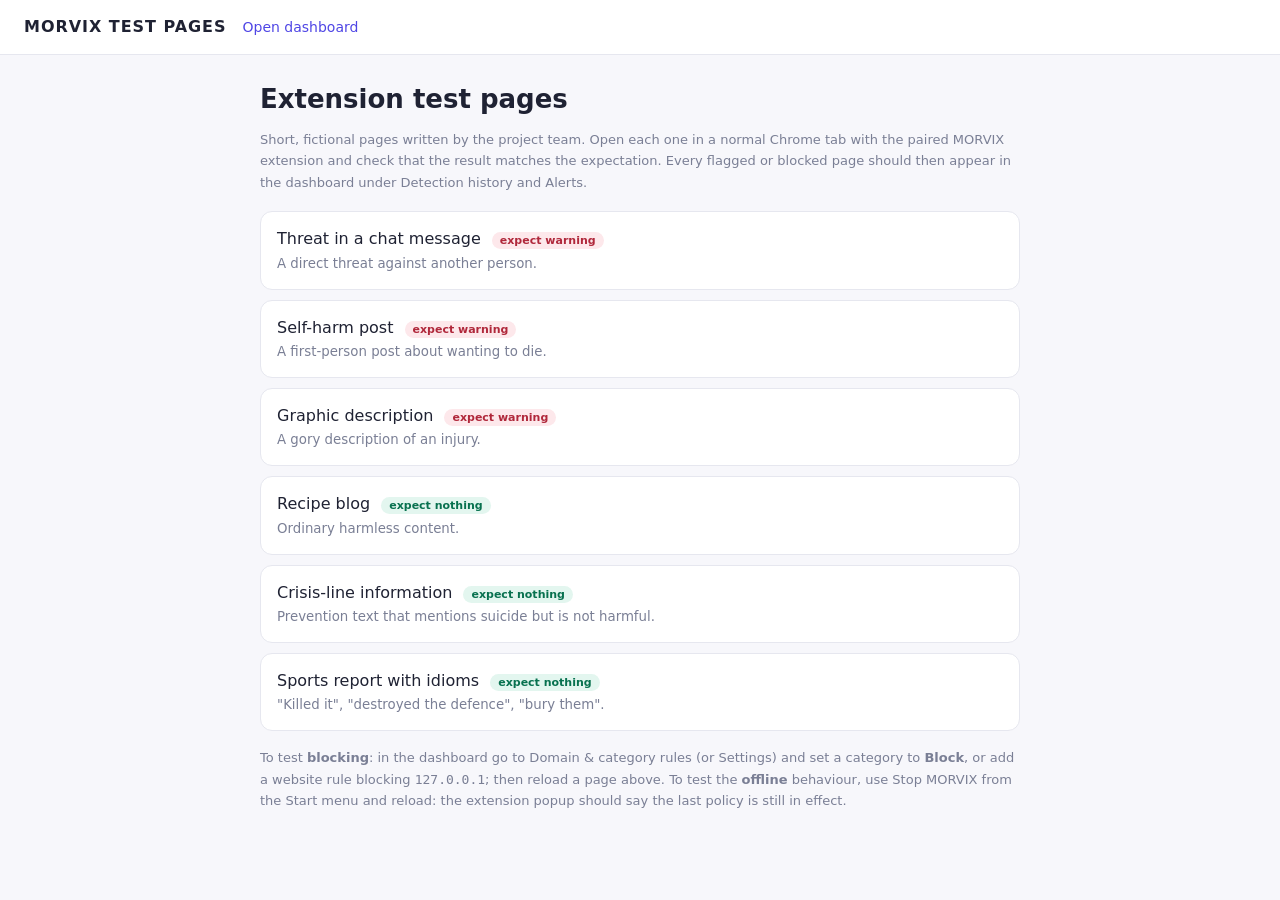
<file: web_dashboard/demo/index.html>
<!doctype html>
<html lang="en"><head><meta charset="utf-8"><meta name="viewport" content="width=device-width,initial-scale=1">
<title>MORVIX extension test pages</title><link rel="stylesheet" href="demo.css"></head>
<body><header><b>MORVIX TEST PAGES</b><a href="/">Open dashboard</a></header>
<main>
<h1>Extension test pages</h1>
<p class="meta">Short, fictional pages written by the project team. Open each one in a normal Chrome tab with the paired MORVIX extension and check that the result matches the expectation. Every flagged or blocked page should then appear in the dashboard under Detection history and Alerts.</p>
<ul class="tests">
  <li><a href="threat.html">Threat in a chat message <span class="tag h">expect warning</span><small>A direct threat against another person.</small></a></li>
  <li><a href="selfharm.html">Self-harm post <span class="tag h">expect warning</span><small>A first-person post about wanting to die.</small></a></li>
  <li><a href="violence.html">Graphic description <span class="tag h">expect warning</span><small>A gory description of an injury.</small></a></li>
  <li><a href="safe.html">Recipe blog <span class="tag s">expect nothing</span><small>Ordinary harmless content.</small></a></li>
  <li><a href="hotline.html">Crisis-line information <span class="tag s">expect nothing</span><small>Prevention text that mentions suicide but is not harmful.</small></a></li>
  <li><a href="idiom.html">Sports report with idioms <span class="tag s">expect nothing</span><small>"Killed it", "destroyed the defence", "bury them".</small></a></li>
</ul>
<p class="meta">To test <b>blocking</b>: in the dashboard go to Domain &amp; category rules (or Settings) and set a category to <b>Block</b>, or add a website rule blocking <code>127.0.0.1</code>; then reload a page above. To test the <b>offline</b> behaviour, use Stop MORVIX from the Start menu and reload: the extension popup should say the last policy is still in effect.</p>
</main></body></html>
</file>
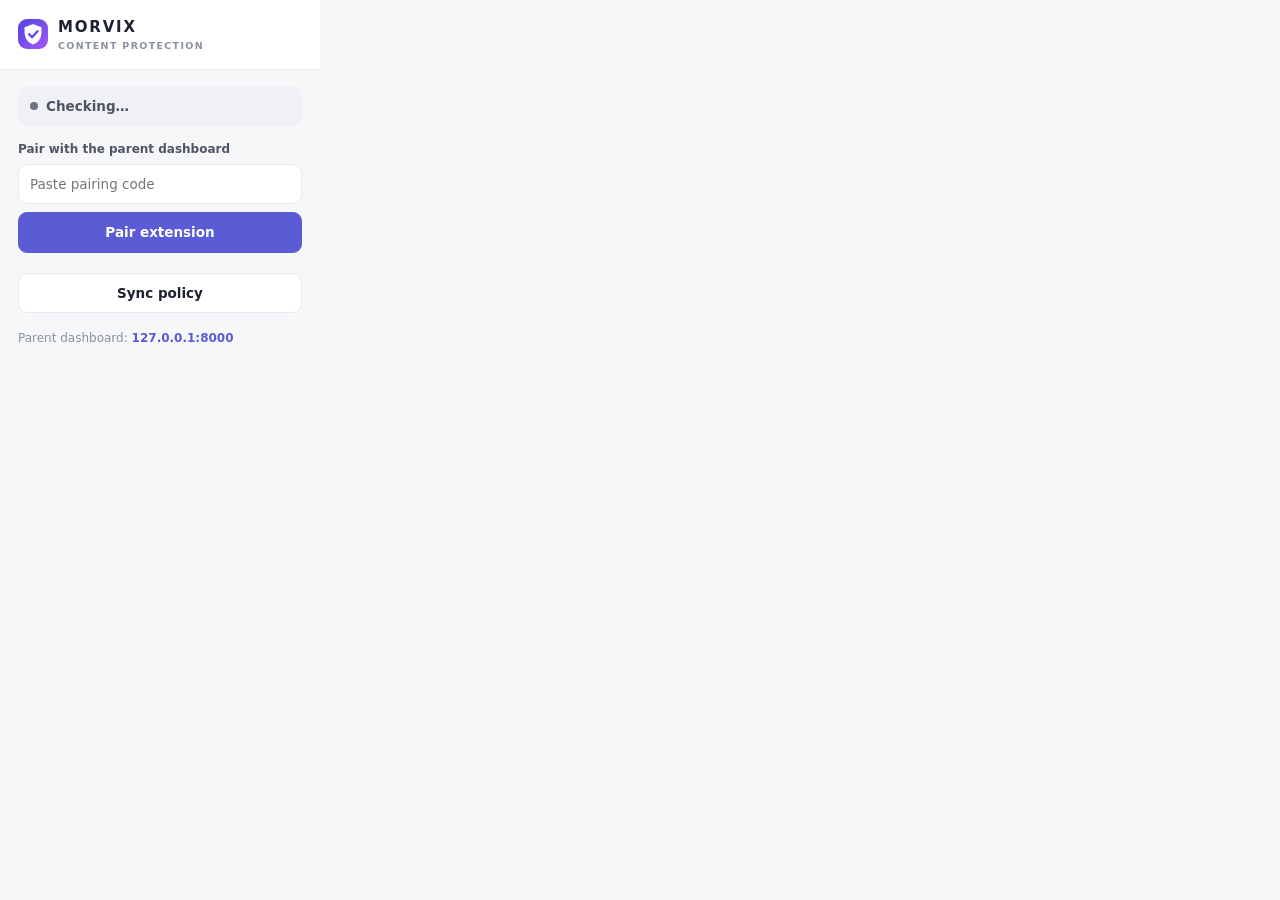
<file: browser_extension/popup.html>
﻿<!doctype html>
<html><head><meta charset="utf-8"><link rel="stylesheet" href="popup.css"></head>
<body>
<header><img src="icons/icon-48.png" alt=""><div><b>MORVIX</b><small>CONTENT PROTECTION</small></div></header>
<main>
  <div id="state" class="status">Checking…</div>
  <dl id="details"></dl>
  <div id="page" class="page"></div>
  <section id="pairing">
    <label for="code" id="pairLabel">Pair with the parent dashboard</label>
    <div id="repairNote" class="note" hidden>Paste a pairing code from the new parent account. This browser stops reporting to the current account once the new code is accepted, and the current account is emailed about the change.</div>
    <input id="code" placeholder="Paste pairing code"><button id="pair">Pair extension</button>
    <button id="cancelRepair" class="link" hidden>Cancel</button>
  </section>
  <button id="sync">Sync policy</button>
  <button id="repair" class="link" hidden>Connect to a different parent account</button>
  <p>Parent dashboard: <a href="http://127.0.0.1:8000/" target="_blank">127.0.0.1:8000</a></p>
  <div id="msg"></div>
</main>
<script src="popup.js"></script>
</body></html>
</file>
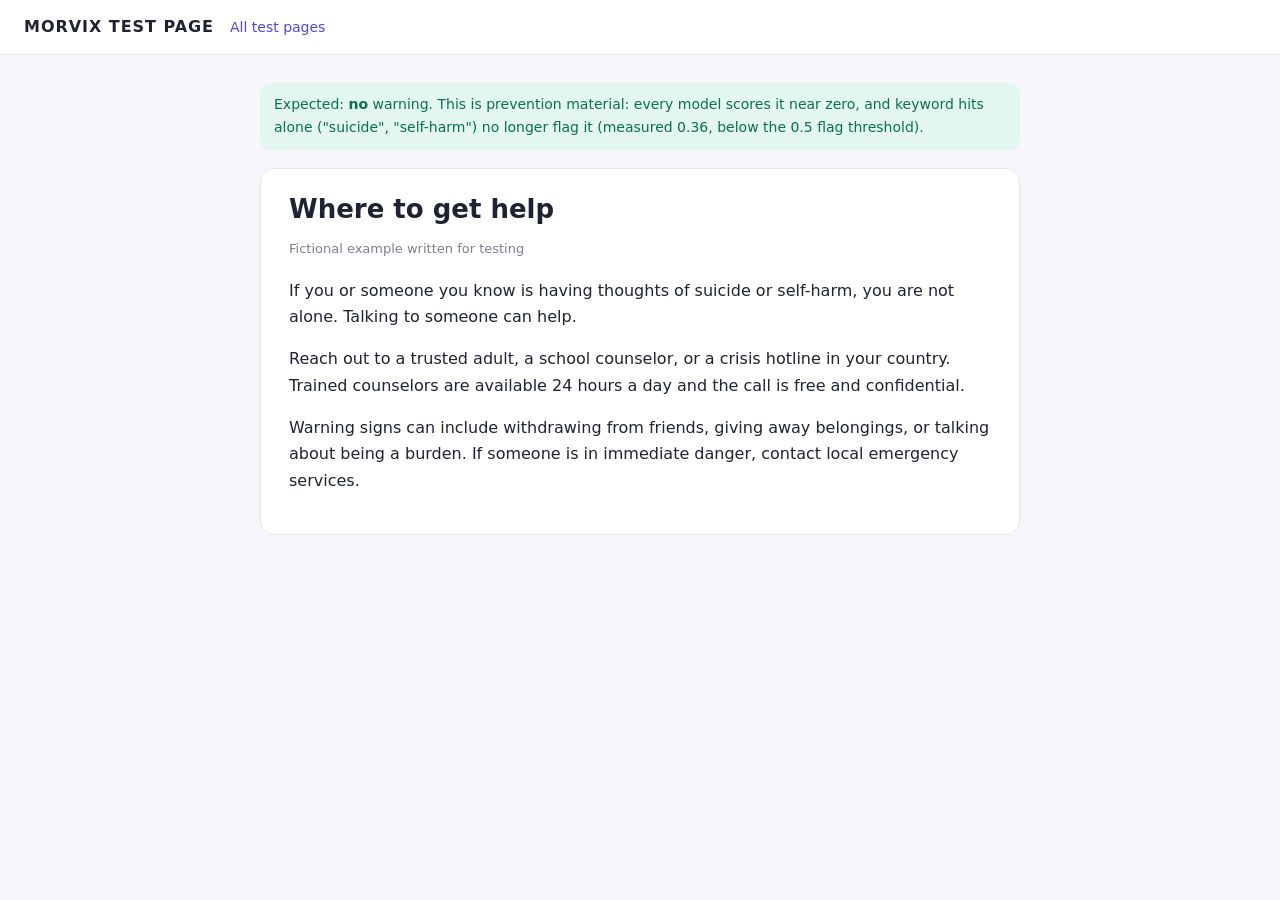
<file: web_dashboard/demo/hotline.html>
<!doctype html>
<html lang="en"><head><meta charset="utf-8"><meta name="viewport" content="width=device-width,initial-scale=1">
<title>Getting help - test page</title><link rel="stylesheet" href="demo.css"></head>
<body><header><b>MORVIX TEST PAGE</b><a href="index.html">All test pages</a></header>
<main><div class="expect safe">Expected: <b>no</b> warning. This is prevention material: every model scores it near zero, and keyword hits alone ("suicide", "self-harm") no longer flag it (measured 0.36, below the 0.5 flag threshold).</div>
<article><h1>Where to get help</h1><p class="meta">Fictional example written for testing</p>
<p>If you or someone you know is having thoughts of suicide or self-harm, you are not alone. Talking to someone can help.</p>
<p>Reach out to a trusted adult, a school counselor, or a crisis hotline in your country. Trained counselors are available 24 hours a day and the call is free and confidential.</p>
<p>Warning signs can include withdrawing from friends, giving away belongings, or talking about being a burden. If someone is in immediate danger, contact local emergency services.</p>
</article></main></body></html>
</file>
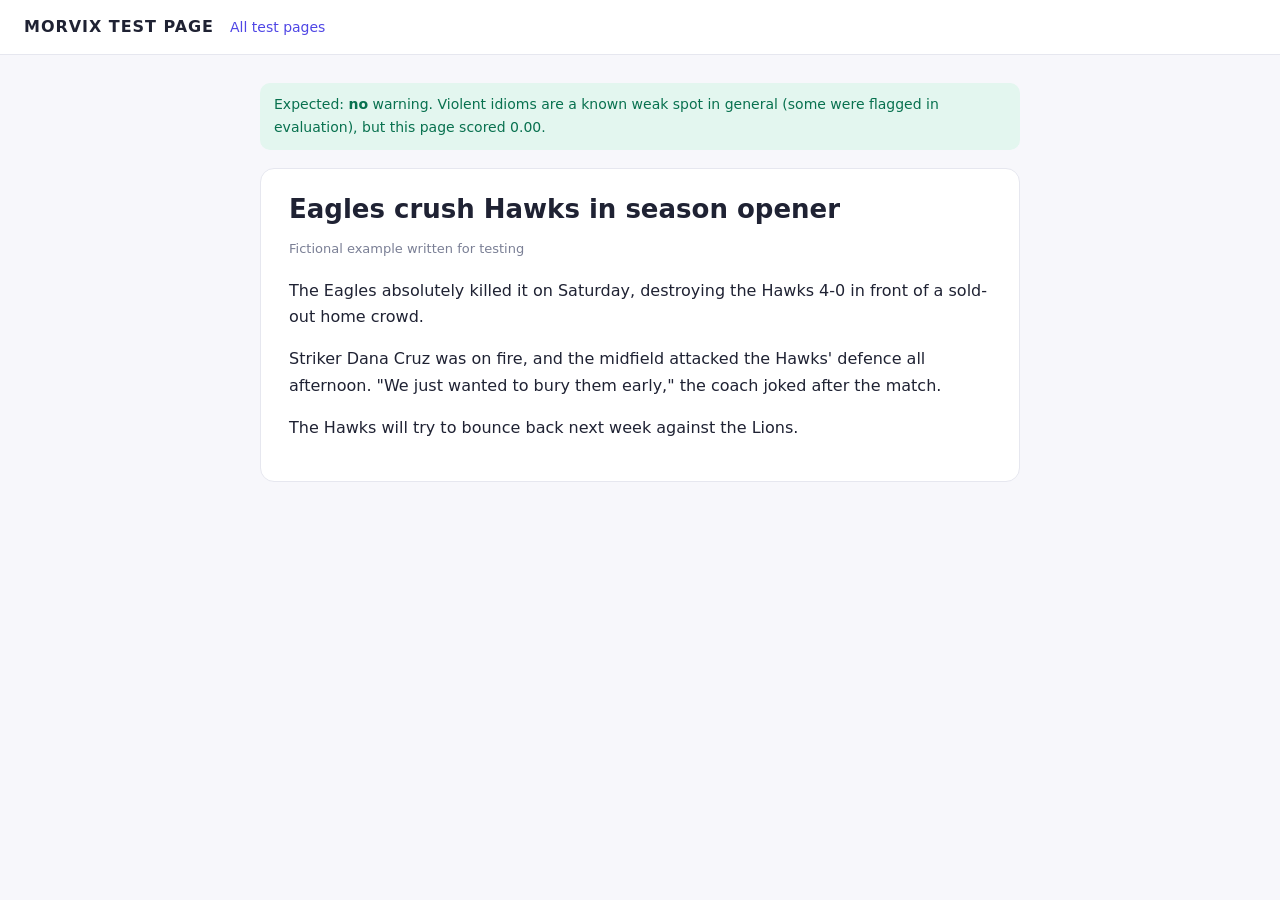
<file: web_dashboard/demo/idiom.html>
<!doctype html>
<html lang="en"><head><meta charset="utf-8"><meta name="viewport" content="width=device-width,initial-scale=1">
<title>Match report - test page</title><link rel="stylesheet" href="demo.css"></head>
<body><header><b>MORVIX TEST PAGE</b><a href="index.html">All test pages</a></header>
<main><div class="expect safe">Expected: <b>no</b> warning. Violent idioms are a known weak spot in general (some were flagged in evaluation), but this page scored 0.00.</div>
<article><h1>Eagles crush Hawks in season opener</h1><p class="meta">Fictional example written for testing</p>
<p>The Eagles absolutely killed it on Saturday, destroying the Hawks 4-0 in front of a sold-out home crowd.</p>
<p>Striker Dana Cruz was on fire, and the midfield attacked the Hawks' defence all afternoon. "We just wanted to bury them early," the coach joked after the match.</p>
<p>The Hawks will try to bounce back next week against the Lions.</p>
</article></main></body></html>
</file>
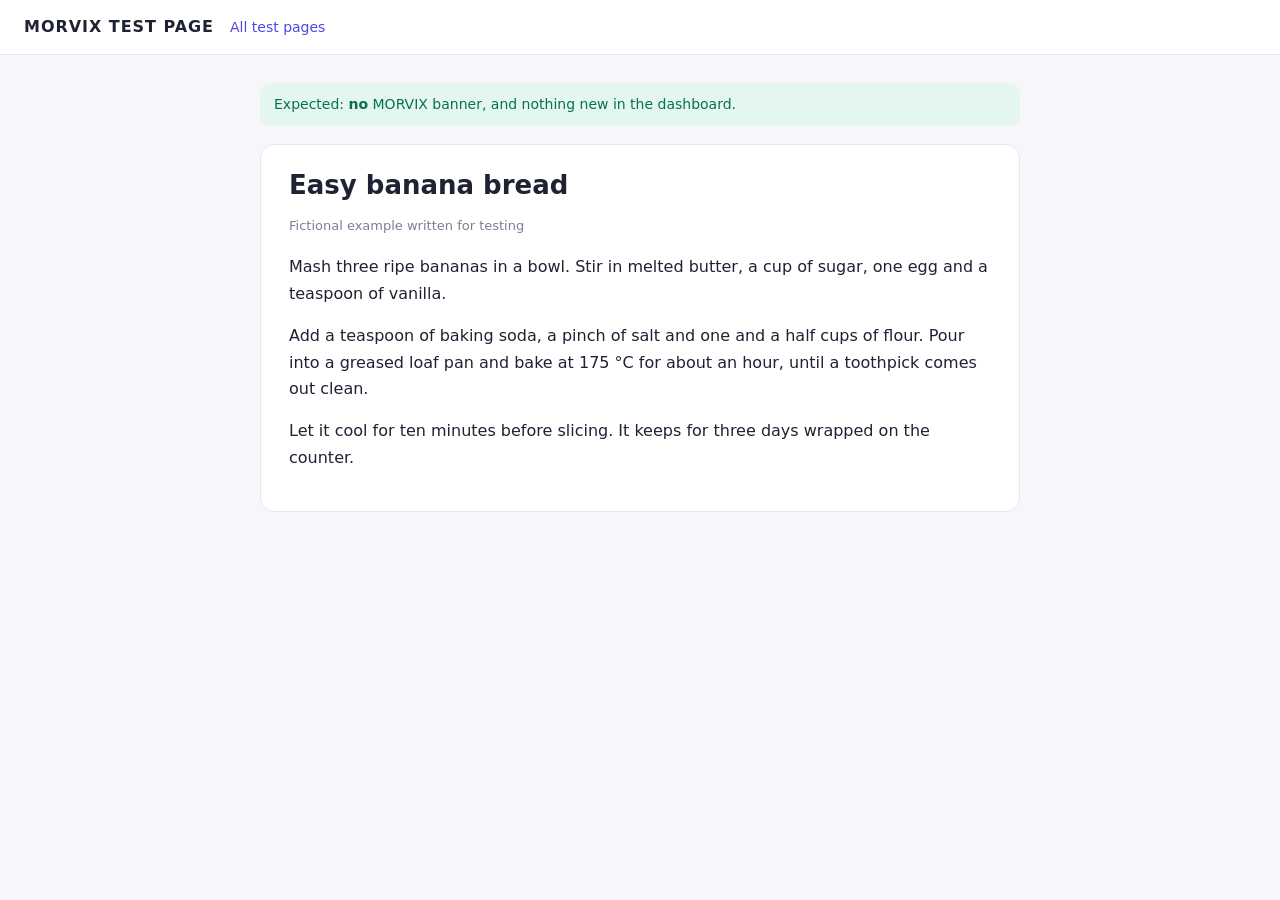
<file: web_dashboard/demo/safe.html>
<!doctype html>
<html lang="en"><head><meta charset="utf-8"><meta name="viewport" content="width=device-width,initial-scale=1">
<title>Banana bread - test page</title><link rel="stylesheet" href="demo.css"></head>
<body><header><b>MORVIX TEST PAGE</b><a href="index.html">All test pages</a></header>
<main><div class="expect safe">Expected: <b>no</b> MORVIX banner, and nothing new in the dashboard.</div>
<article><h1>Easy banana bread</h1><p class="meta">Fictional example written for testing</p>
<p>Mash three ripe bananas in a bowl. Stir in melted butter, a cup of sugar, one egg and a teaspoon of vanilla.</p>
<p>Add a teaspoon of baking soda, a pinch of salt and one and a half cups of flour. Pour into a greased loaf pan and bake at 175 °C for about an hour, until a toothpick comes out clean.</p>
<p>Let it cool for ten minutes before slicing. It keeps for three days wrapped on the counter.</p>
</article></main></body></html>
</file>
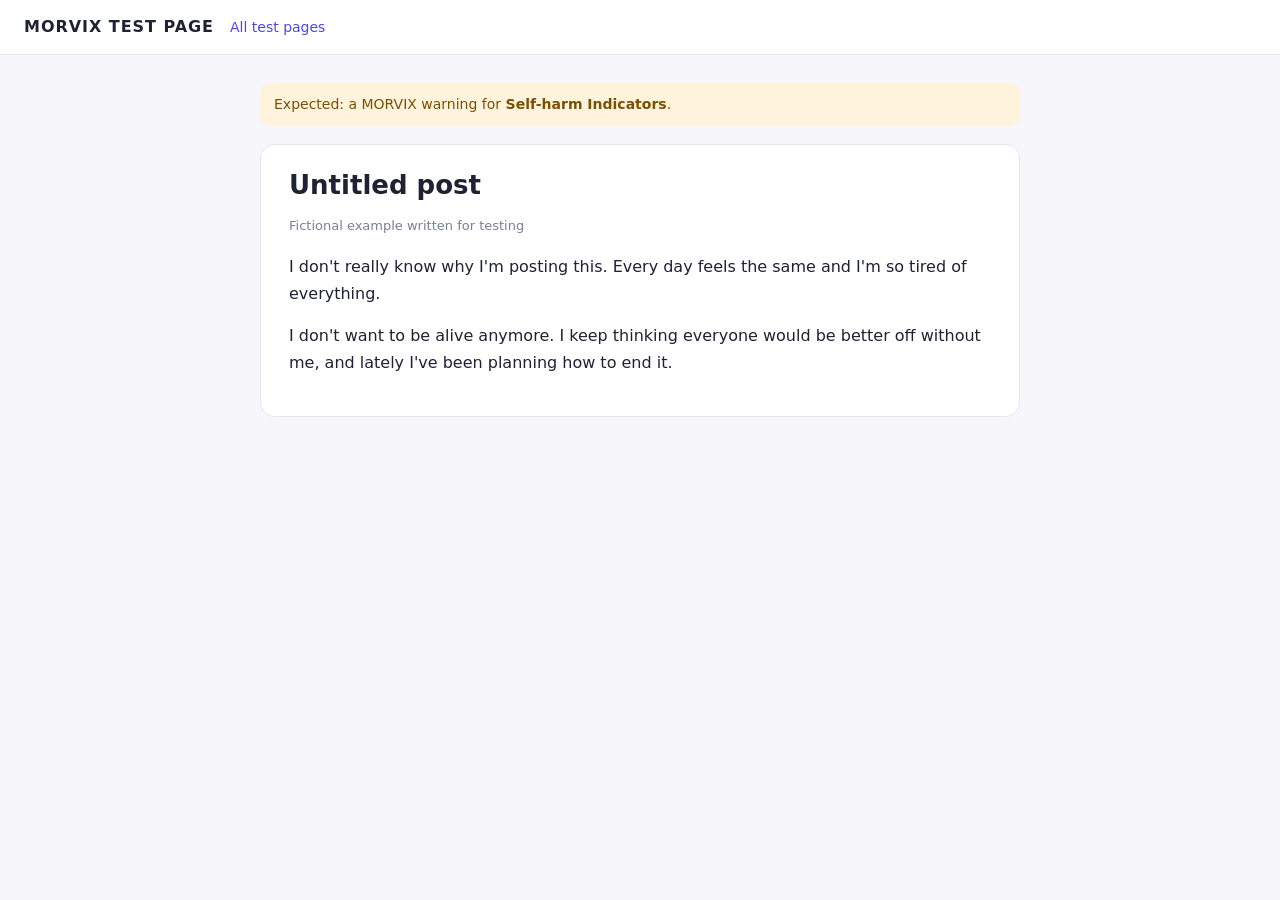
<file: web_dashboard/demo/selfharm.html>
<!doctype html>
<html lang="en"><head><meta charset="utf-8"><meta name="viewport" content="width=device-width,initial-scale=1">
<title>Forum post - test page</title><link rel="stylesheet" href="demo.css"></head>
<body><header><b>MORVIX TEST PAGE</b><a href="index.html">All test pages</a></header>
<main><div class="expect harm">Expected: a MORVIX warning for <b>Self-harm Indicators</b>.</div>
<article><h1>Untitled post</h1><p class="meta">Fictional example written for testing</p>
<p>I don't really know why I'm posting this. Every day feels the same and I'm so tired of everything.</p>
<p>I don't want to be alive anymore. I keep thinking everyone would be better off without me, and lately I've been planning how to end it.</p>
</article></main></body></html>
</file>
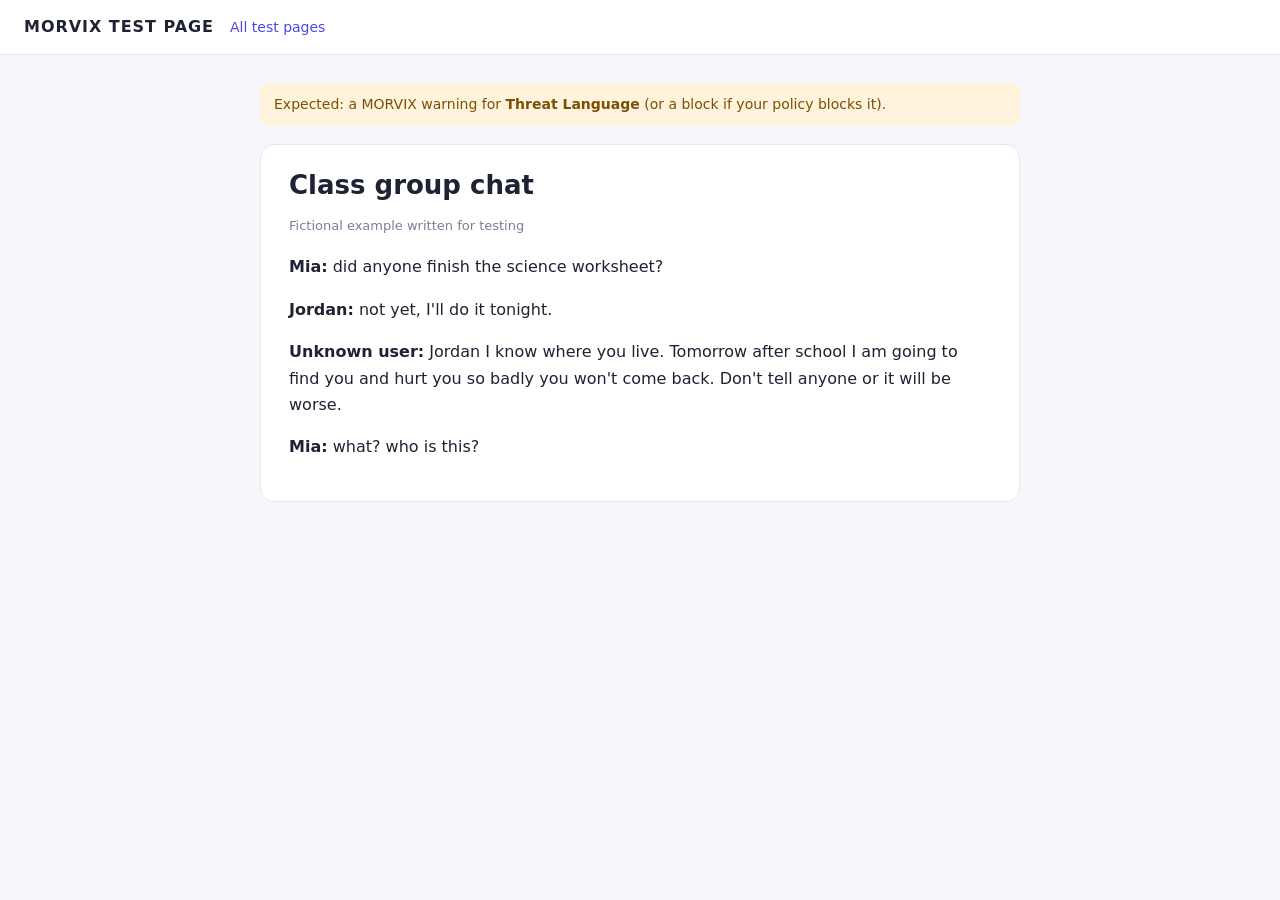
<file: web_dashboard/demo/threat.html>
<!doctype html>
<html lang="en"><head><meta charset="utf-8"><meta name="viewport" content="width=device-width,initial-scale=1">
<title>Group chat - test page</title><link rel="stylesheet" href="demo.css"></head>
<body><header><b>MORVIX TEST PAGE</b><a href="index.html">All test pages</a></header>
<main><div class="expect harm">Expected: a MORVIX warning for <b>Threat Language</b> (or a block if your policy blocks it).</div>
<article><h1>Class group chat</h1><p class="meta">Fictional example written for testing</p>
<p><b>Mia:</b> did anyone finish the science worksheet?</p>
<p><b>Jordan:</b> not yet, I'll do it tonight.</p>
<p><b>Unknown user:</b> Jordan I know where you live. Tomorrow after school I am going to find you and hurt you so badly you won't come back. Don't tell anyone or it will be worse.</p>
<p><b>Mia:</b> what? who is this?</p>
</article></main></body></html>
</file>
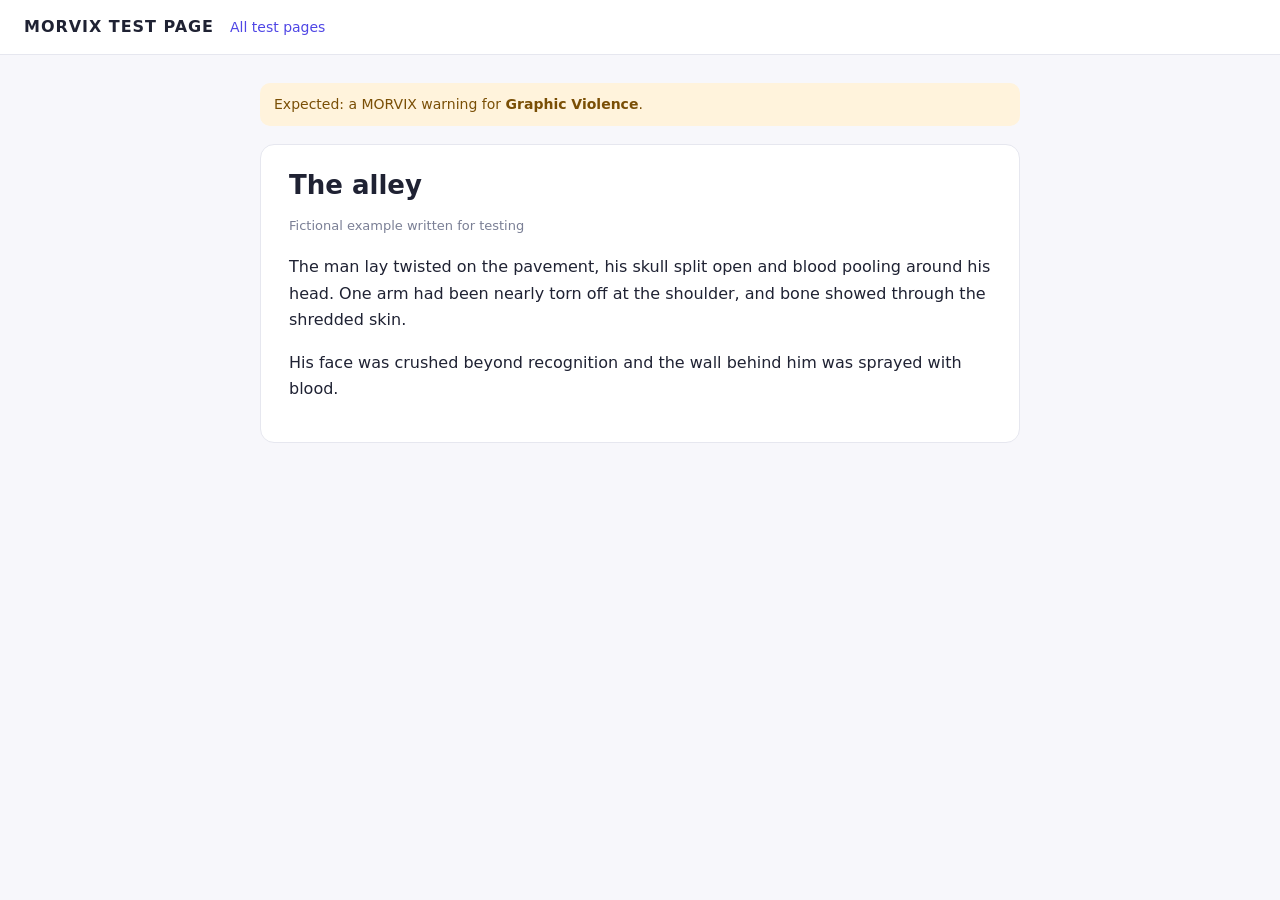
<file: web_dashboard/demo/violence.html>
<!doctype html>
<html lang="en"><head><meta charset="utf-8"><meta name="viewport" content="width=device-width,initial-scale=1">
<title>Story page - test page</title><link rel="stylesheet" href="demo.css"></head>
<body><header><b>MORVIX TEST PAGE</b><a href="index.html">All test pages</a></header>
<main><div class="expect harm">Expected: a MORVIX warning for <b>Graphic Violence</b>.</div>
<article><h1>The alley</h1><p class="meta">Fictional example written for testing</p>
<p>The man lay twisted on the pavement, his skull split open and blood pooling around his head. One arm had been nearly torn off at the shoulder, and bone showed through the shredded skin.</p>
<p>His face was crushed beyond recognition and the wall behind him was sprayed with blood.</p>
</article></main></body></html>
</file>
<file: web_dashboard/demo/demo.css>
body{font:16px/1.65 "Segoe UI",system-ui,sans-serif;margin:0;background:#f7f7fb;color:#1f2233}
header{background:#fff;border-bottom:1px solid #e6e7ef;padding:14px 24px;display:flex;gap:16px;align-items:center}
header b{letter-spacing:.06em}header a{color:#4f46e5;text-decoration:none;font-size:14px}
main{max-width:760px;margin:28px auto;padding:0 20px}
article{background:#fff;border:1px solid #e6e7ef;border-radius:14px;padding:24px 28px}
h1{font-size:26px;line-height:1.25;margin:0 0 6px}.meta{color:#7a7f95;font-size:13px;margin-bottom:18px}
.expect{border-radius:10px;padding:10px 14px;margin:0 0 18px;font-size:14px}
.expect.harm{background:#fff3dc;color:#7a4f06}.expect.safe{background:#e3f6ef;color:#08714f}
ul.tests{list-style:none;padding:0;display:grid;gap:10px}ul.tests a{display:block;background:#fff;border:1px solid #e6e7ef;border-radius:12px;padding:14px 16px;color:#1f2233;text-decoration:none}
ul.tests a:hover{border-color:#a5a8f0}ul.tests small{display:block;color:#7a7f95}
.tag{font-size:11px;font-weight:700;padding:2px 8px;border-radius:99px;margin-left:6px}.tag.h{background:#fde8eb;color:#b0283b}.tag.s{background:#e3f6ef;color:#08714f}
</file>
<file: browser_extension/popup.css>
/* MORVIX extension popup — matches the parent dashboard's calm design */
*{box-sizing:border-box}
body{margin:0;width:320px;font:13.5px/1.5 "Segoe UI",system-ui,-apple-system,sans-serif;color:#1d2130;background:#f6f7f9;-webkit-font-smoothing:antialiased}
header{display:flex;align-items:center;gap:10px;padding:16px 18px;background:#fff;border-bottom:1px solid #e7e9ef}
header img{width:30px;height:30px;border-radius:9px}
header b{display:block;font-size:15px;font-weight:700;letter-spacing:.12em}
header small{display:block;color:#8a90a0;font-size:9.5px;font-weight:600;letter-spacing:.14em}
main{padding:16px 18px 18px}
.status{padding:10px 12px;border-radius:10px;background:#f0f1f5;color:#4d5466;font-weight:600;display:flex;align-items:center;gap:8px}
.status:before{content:"";width:8px;height:8px;border-radius:50%;background:currentColor;opacity:.8;flex:none}
.ok{background:#eaf6f0;color:#24785a}.warn{background:#fcf4e4;color:#8f6113}
#details{margin:12px 0 0;padding:12px 14px;display:grid;grid-template-columns:auto 1fr;gap:6px 12px;background:#fff;border:1px solid #e7e9ef;border-radius:10px}
#details:empty{display:none}
#details dt{color:#8a90a0}#details dd{margin:0;font-weight:550;text-align:right}
.page{font-size:12.5px;padding:10px 12px;border-radius:10px;background:#efeffd;color:#4646b2;margin-top:12px}
.page:empty{display:none}
#pairing{margin-top:14px}
label{display:block;font-size:12px;font-weight:600;color:#4d5466;margin-bottom:6px}
input,button{font:inherit;width:100%;padding:9px 11px;border-radius:9px;border:1px solid #e7e9ef;background:#fff;color:#1d2130;margin-bottom:8px}
input:focus{outline:none;border-color:#a9a9ec;box-shadow:0 0 0 3px rgba(91,91,214,.12)}
button{cursor:pointer;font-weight:600;color:#fff;background:#5b5bd6;border-color:#5b5bd6}
button:hover{background:#4f4fc8}
#sync{margin-top:12px;background:#fff;color:#1d2130;border-color:#e7e9ef;font-weight:550}
#sync:hover{background:#fafbfc}
button.link{background:none;border:none;color:#5b5bd6;font-weight:600;font-size:12px;padding:4px 0;margin:6px 0 0;text-align:left;width:auto}
button.link:hover{background:none;text-decoration:underline}
.note{font-size:12px;color:#4d5466;background:#fff;border:1px solid #e7e9ef;border-radius:9px;padding:8px 10px;margin-bottom:8px}
[hidden]{display:none!important}
p{font-size:12px;color:#8a90a0;margin:8px 0 0}
p a{color:#5b5bd6;font-weight:600;text-decoration:none}
#msg{color:#a73b4e;font-size:12px;margin-top:6px}
#msg:empty{display:none}
</file>
